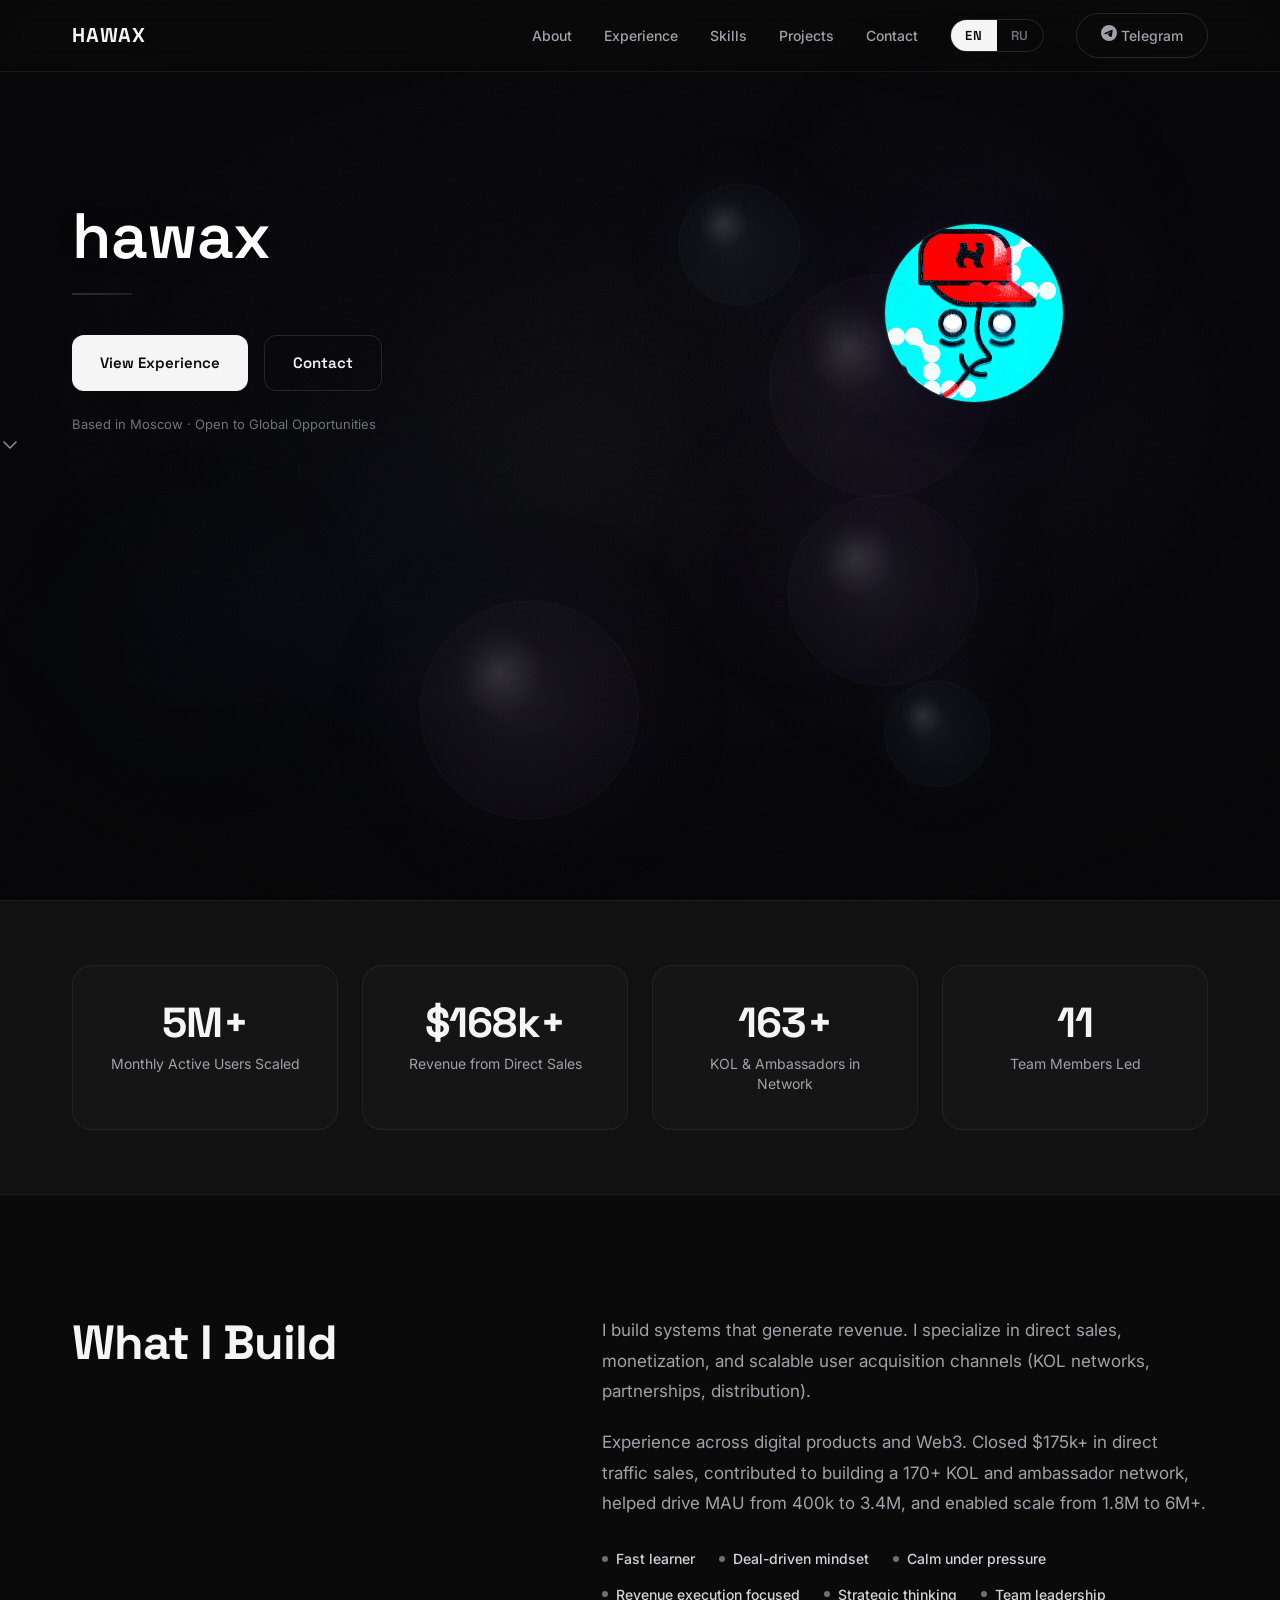
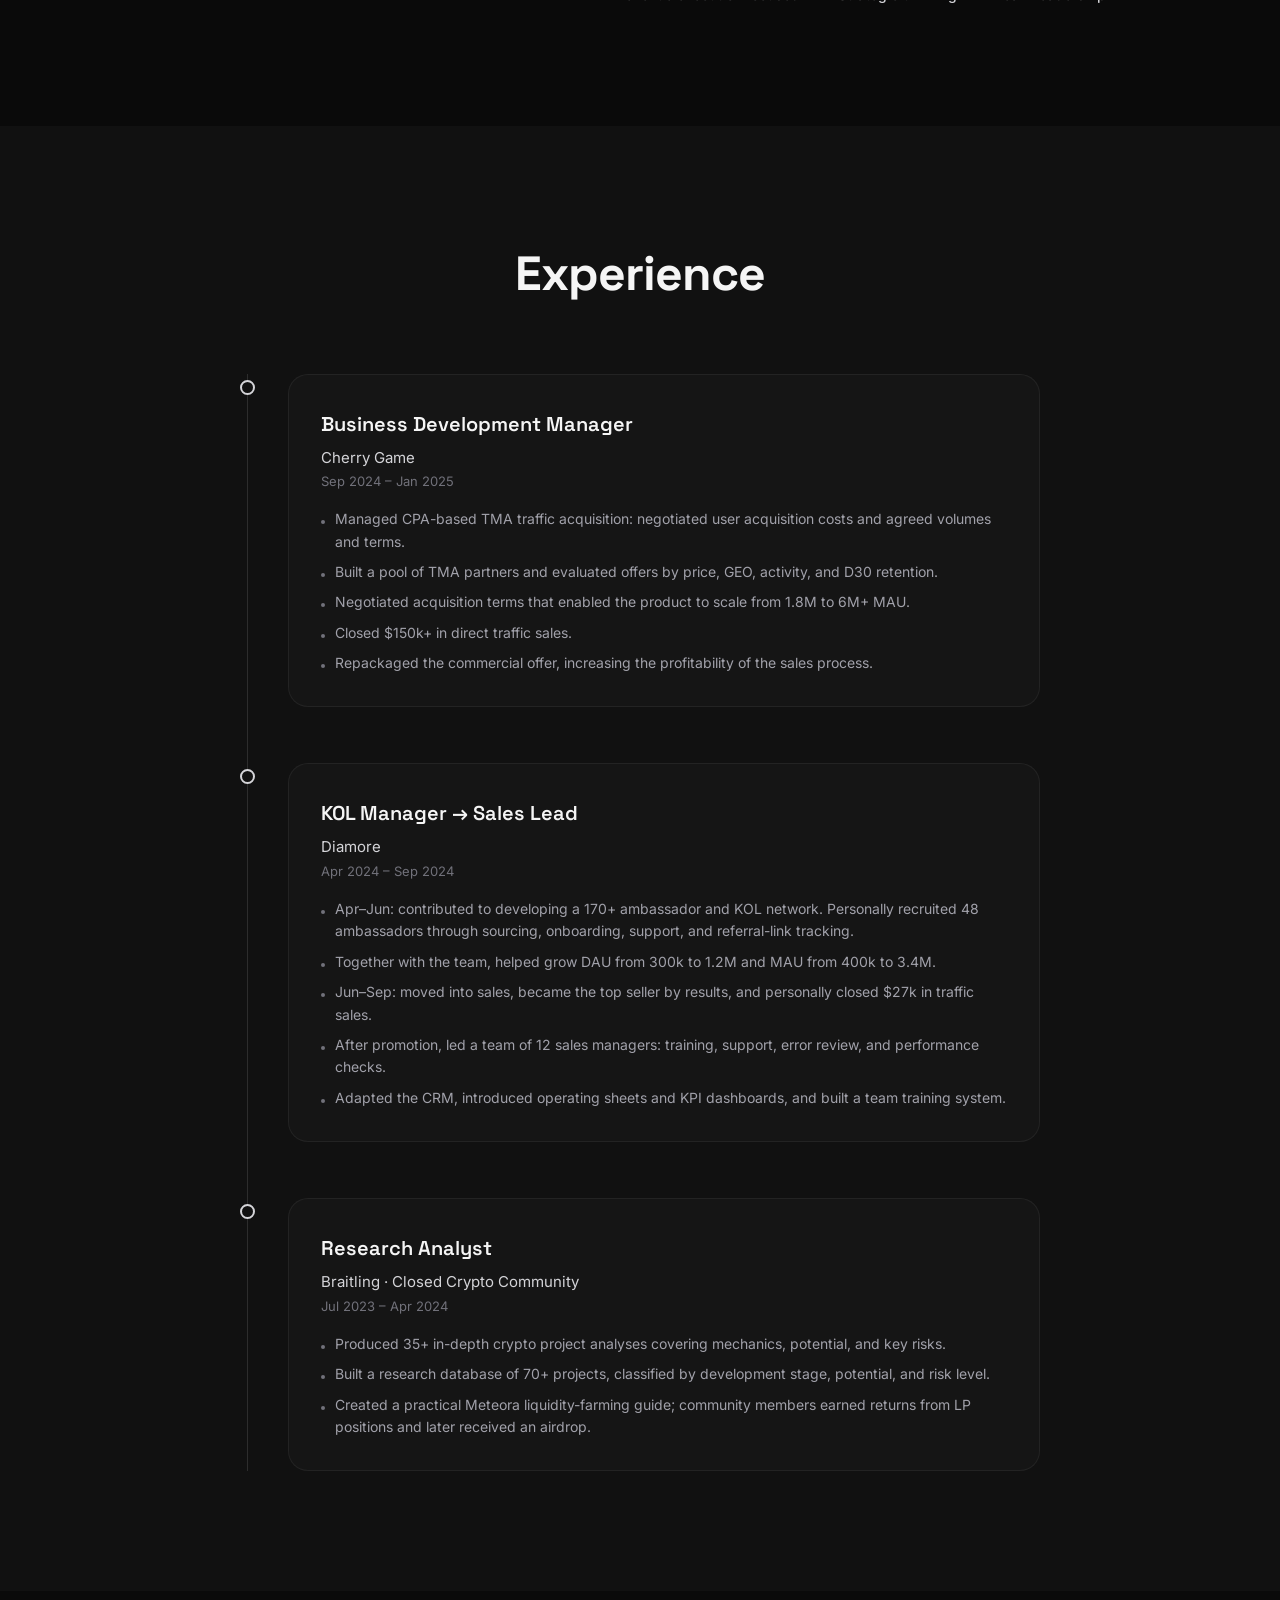
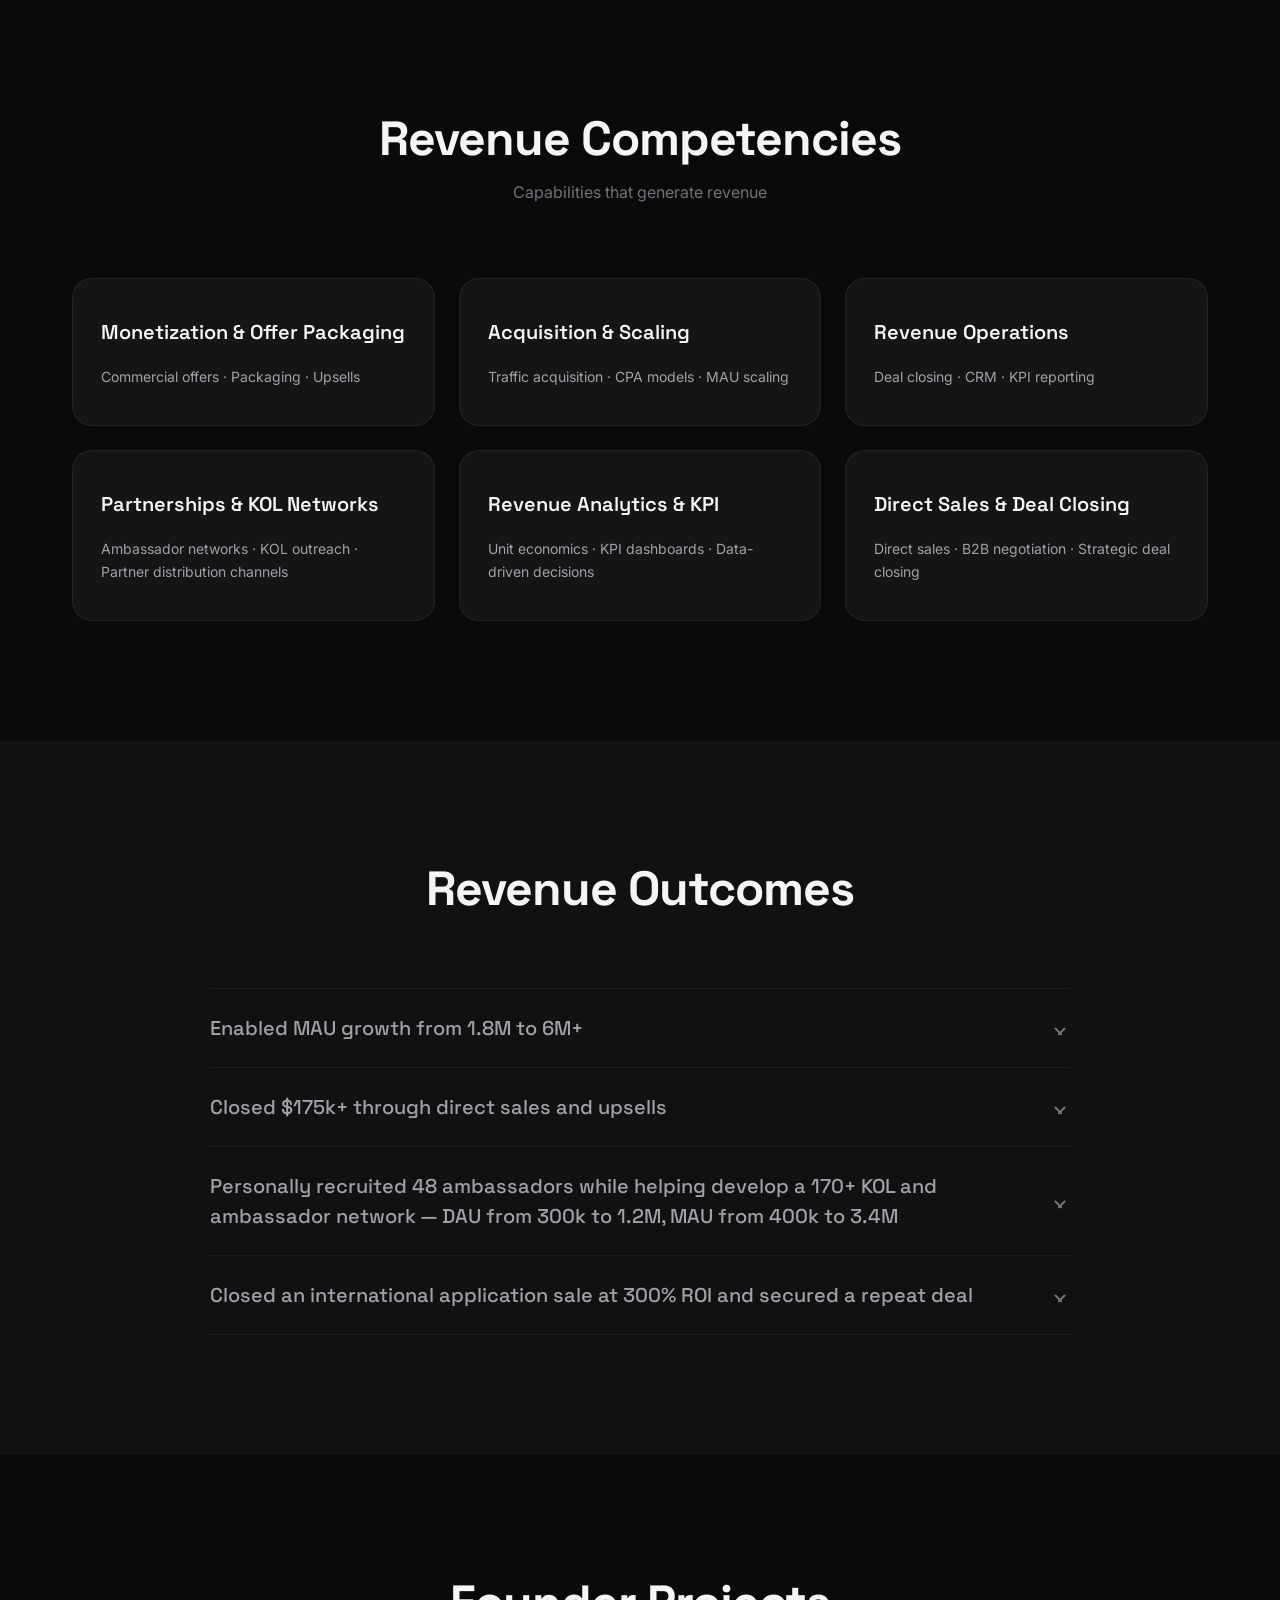
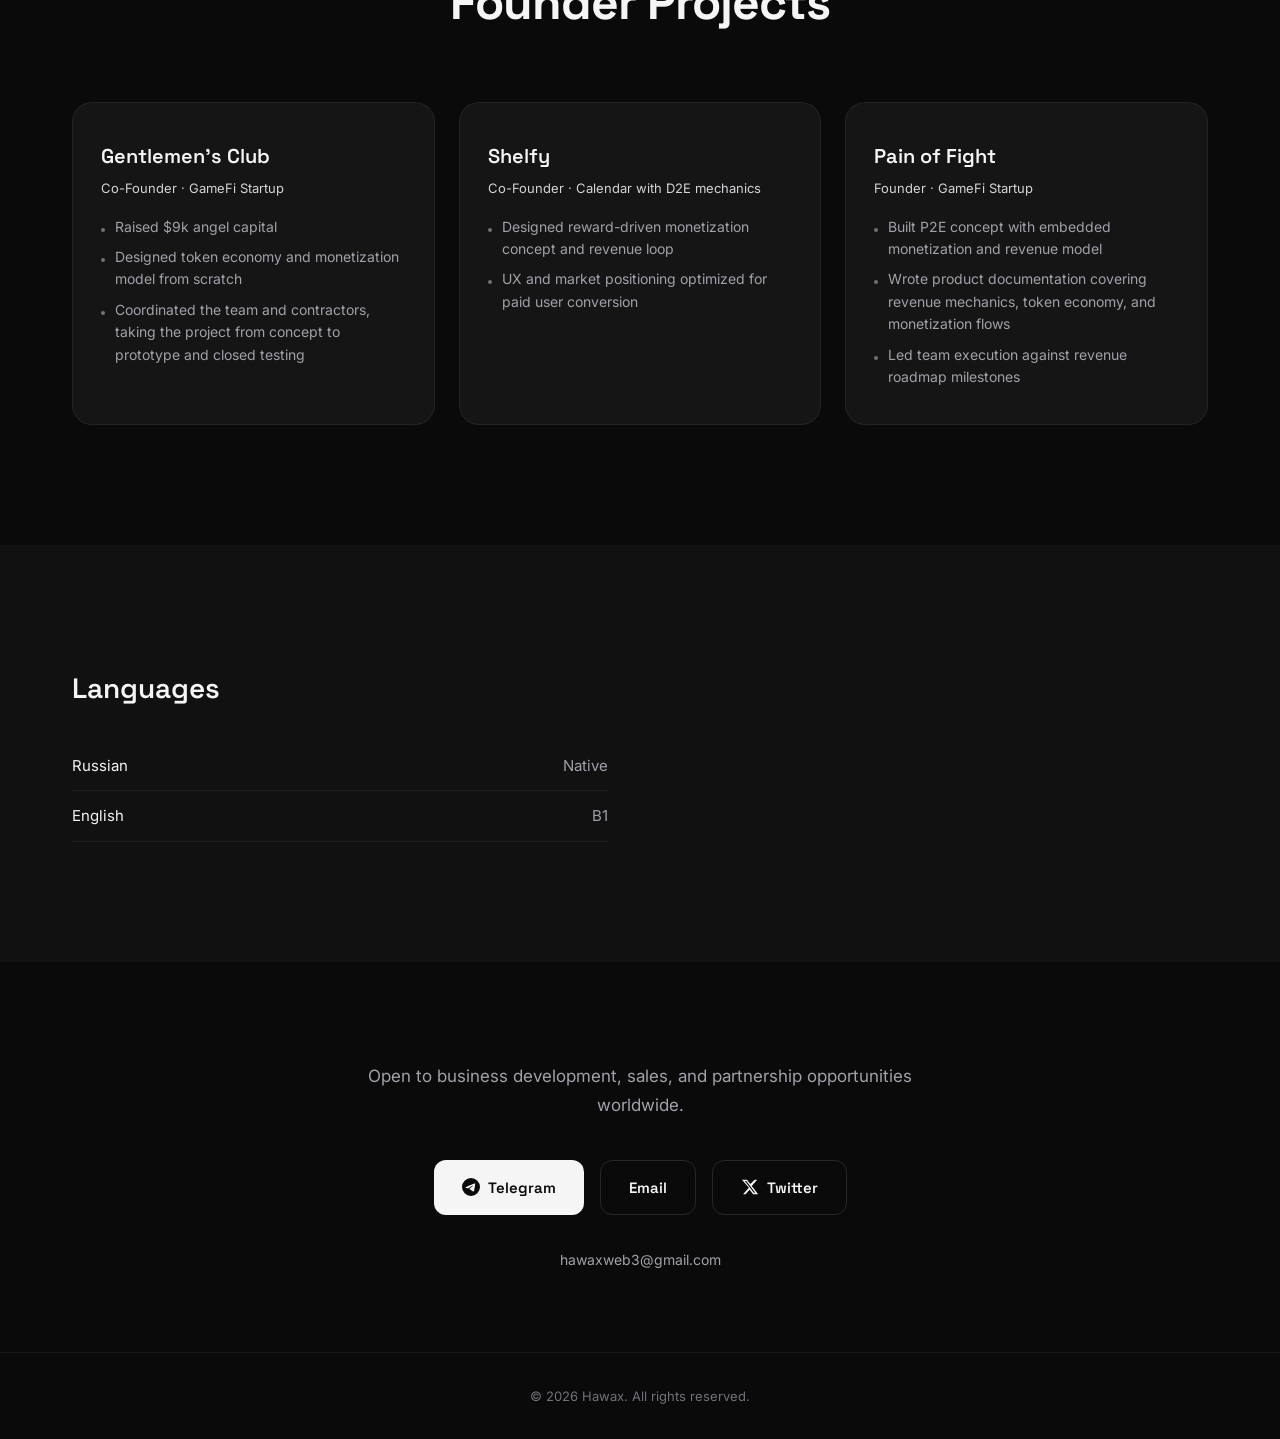
<file: index.html>
<!DOCTYPE html>
<html lang="en">

<head>
  <meta charset="UTF-8">
  <meta name="viewport" content="width=device-width, initial-scale=1.0">
  <title>Hawax</title>
  <meta name="description"
    content="Business development, direct sales, partnerships, traffic acquisition, and Web3 experience.">
  <link rel="stylesheet" href="style.css">
  <link rel="icon"
    href="data:image/svg+xml,<svg xmlns='http://www.w3.org/2000/svg' viewBox='0 0 100 100'><text y='.9em' font-size='90'>◆</text></svg>">
</head>

<body>

  <!-- ============ NAVBAR ============ -->
  <nav class="navbar" id="navbar">
    <div class="container">
      <a href="#" class="nav-logo">HAWAX</a>
      <div class="nav-links">
        <a href="#about" data-i18n="nav.about">About</a>
        <a href="#experience" data-i18n="nav.experience">Experience</a>
        <a href="#skills" data-i18n="nav.skills">Skills</a>
        <a href="#projects" data-i18n="nav.projects">Projects</a>
        <a href="#contact" data-i18n="nav.contact">Contact</a>
        <div class="lang-switch">
          <button class="lang-btn active" data-lang="en">EN</button>
          <button class="lang-btn" data-lang="ru">RU</button>
        </div>
        <a href="https://t.me/hawaxweb3" target="_blank" rel="noopener" class="btn-tg">
          <svg viewBox="0 0 24 24">
            <path
              d="M11.944 0A12 12 0 0 0 0 12a12 12 0 0 0 12 12 12 12 0 0 0 12-12A12 12 0 0 0 12 0h-.056zm4.962 7.224c.1-.002.321.023.465.14a.506.506 0 0 1 .171.325c.016.093.036.306.02.472-.18 1.898-.962 6.502-1.36 8.627-.168.9-.499 1.201-.82 1.23-.696.064-1.225-.46-1.9-.902-1.056-.693-1.653-1.124-2.678-1.8-1.185-.78-.417-1.21.258-1.91.177-.184 3.247-2.977 3.307-3.23.007-.032.014-.15-.056-.212s-.174-.041-.249-.024c-.106.024-1.793 1.14-5.061 3.345-.479.33-.913.49-1.302.48-.428-.008-1.252-.241-1.865-.44-.752-.245-1.349-.374-1.297-.789.027-.216.325-.437.893-.663 3.498-1.524 5.83-2.529 6.998-3.014 3.332-1.386 4.025-1.627 4.476-1.635z" />
          </svg>
          Telegram
        </a>
      </div>
      <button class="nav-mobile-btn" id="mobileMenuBtn" aria-label="Toggle menu">
        <svg viewBox="0 0 24 24" fill="none" stroke="currentColor" stroke-width="2" stroke-linecap="round">
          <line x1="3" y1="6" x2="21" y2="6" />
          <line x1="3" y1="12" x2="21" y2="12" />
          <line x1="3" y1="18" x2="21" y2="18" />
        </svg>
      </button>
    </div>
  </nav>

  <!-- mobile menu -->
  <div class="mobile-menu" id="mobileMenu">
    <div class="mobile-lang-switch">
      <button class="lang-btn active" data-lang="en">EN</button>
      <button class="lang-btn" data-lang="ru">RU</button>
    </div>
    <a href="#about" data-i18n="nav.about">About</a>
    <a href="#experience" data-i18n="nav.experience">Experience</a>
    <a href="#skills" data-i18n="nav.skills">Skills</a>
    <a href="#projects" data-i18n="nav.projects">Projects</a>
    <a href="#contact" data-i18n="nav.contact">Contact</a>
    <a href="https://t.me/hawaxweb3" target="_blank" rel="noopener" class="btn-tg" style="width:fit-content">
      <svg viewBox="0 0 24 24" style="width:16px;height:16px;fill:currentColor">
        <path
          d="M11.944 0A12 12 0 0 0 0 12a12 12 0 0 0 12 12 12 12 0 0 0 12-12A12 12 0 0 0 12 0h-.056zm4.962 7.224c.1-.002.321.023.465.14a.506.506 0 0 1 .171.325c.016.093.036.306.02.472-.18 1.898-.962 6.502-1.36 8.627-.168.9-.499 1.201-.82 1.23-.696.064-1.225-.46-1.9-.902-1.056-.693-1.653-1.124-2.678-1.8-1.185-.78-.417-1.21.258-1.91.177-.184 3.247-2.977 3.307-3.23.007-.032.014-.15-.056-.212s-.174-.041-.249-.024c-.106.024-1.793 1.14-5.061 3.345-.479.33-.913.49-1.302.48-.428-.008-1.252-.241-1.865-.44-.752-.245-1.349-.374-1.297-.789.027-.216.325-.437.893-.663 3.498-1.524 5.83-2.529 6.998-3.014 3.332-1.386 4.025-1.627 4.476-1.635z" />
      </svg>
      Telegram
    </a>
  </div>

  <!-- ============ HERO ============ -->
  <section class="hero" id="hero">

    <!-- atmospheric background system -->
    <div class="hero-atmosphere" aria-hidden="true">
      <div class="hero-grad hero-grad--center"></div>
      <div class="hero-grad hero-grad--accent1"></div>
      <div class="hero-grad hero-grad--accent2"></div>
      <div class="hero-grad hero-grad--vignette"></div>
      <div class="hero-noise"></div>
      <div class="hero-orb hero-orb--1"></div>
      <div class="hero-orb hero-orb--2"></div>
      <div class="hero-orb hero-orb--3"></div>
      <div class="hero-cursor-light" id="heroCursorLight"></div>
    </div>

    <div class="container hero-grid">

      <!-- LEFT: TEXT -->
      <div class="hero-content">

        <div class="hero-main">
          <h1 class="hero-name reveal reveal-d1">hawax</h1>
          <div class="hero-divider reveal reveal-d2"></div>
        </div>

        <div class="hero-buttons reveal reveal-d4">
          <a href="#experience" class="btn btn-primary" data-i18n="hero.btn1">View Experience</a>
          <a href="#contact" class="btn btn-secondary" data-i18n="hero.btn2">Contact</a>
        </div>

        <p class="hero-trust reveal reveal-d5" data-i18n="hero.trust">Based in Moscow · Open to Global Opportunities</p>
      </div>

      <!-- RIGHT: VISUAL -->
      <div class="hero-visual reveal">
        <div class="avatar-wrap">
          <div class="avatar-fallback">HW</div>
          <img id="avatarImg" class="avatar-img" src="hawax.jpeg" alt="Hawax">
          <div class="avatar-glow"></div>
        </div>
      </div>

    </div>

    <div class="hero-scroll-cue" aria-hidden="true">
      <svg width="20" height="20" viewBox="0 0 20 20" fill="none" xmlns="http://www.w3.org/2000/svg">
        <path d="M4 7L10 13L16 7" stroke="currentColor" stroke-width="1.5" stroke-linecap="round" stroke-linejoin="round"/>
      </svg>
    </div>
  </section>

  <!-- ============ METRICS STRIP ============ -->
  <section class="metrics" id="metrics">
    <div class="container">
      <div class="metric-card reveal">
        <div class="metric-val">6M+</div>
        <div class="metric-label" data-i18n="met.1">Monthly Active Users Scaled</div>
      </div>
      <div class="metric-card reveal reveal-d1">
        <div class="metric-val">$175k+</div>
        <div class="metric-label" data-i18n="met.2">Revenue from Direct Sales</div>
      </div>
      <div class="metric-card reveal reveal-d2">
        <div class="metric-val">170+</div>
        <div class="metric-label" data-i18n="met.3">KOL &amp; Ambassadors in Network</div>
      </div>
      <div class="metric-card reveal reveal-d3">
        <div class="metric-val">12</div>
        <div class="metric-label" data-i18n="met.4">Team Members Led</div>
      </div>
    </div>
  </section>

  <!-- ============ ABOUT ============ -->
  <section class="about" id="about">
    <div class="container">
      <h2 class="about-heading reveal" data-i18n="about.h">What I&nbsp;Build</h2>
      <div class="about-text reveal reveal-d1">
        <p data-i18n="about.p1">I operate where chaos meets opportunity. My strength is combining product thinking,
          growth execution, operations discipline and fast adaptation.</p>
        <p data-i18n="about.p2"></p>
        <p data-i18n="about.p3">Experience across digital products and Web3. Closed $175k+ in direct traffic sales,
          contributed to building a 170+ KOL and ambassador network, helped drive MAU from 400k to 3.4M, and enabled
          scale from 1.8M to 6M+.</p>
        <ul class="about-bullets">
          <li data-i18n="about.b2">Fast learner</li>
          <li data-i18n="about.b3">Commercial mindset</li>
          <li data-i18n="about.b4">Calm under pressure</li>
          <li data-i18n="about.b5">Execution focused</li>
          <li data-i18n="about.b6">Strategic thinking</li>
          <li data-i18n="about.b7">Team leadership</li>
        </ul>
      </div>
    </div>
  </section>

  <!-- ============ EXPERIENCE ============ -->
  <section class="experience" id="experience">
    <div class="container">
      <div class="section-header reveal">
        <h2 class="section-title" data-i18n="exp.h">Опыт</h2>
      </div>
      <div class="timeline">
        <!-- 2 -->
        <div class="tl-item reveal">
          <div class="tl-dot"></div>
          <div class="tl-card">
            <h3 class="tl-role" data-i18n="exp.2.role">Business Development Manager</h3>
            <div class="tl-meta">
              <p class="tl-company">Cherry Game</p>
              <p class="tl-period" data-i18n="exp.2.period">Sep 2024 – Jan 2025</p>
            </div>
            <ul>
              <li data-i18n="exp.2.b1">Managed CPA-based TMA traffic acquisition: negotiated user acquisition costs and agreed volumes and terms.</li>
              <li data-i18n="exp.2.b4">Built a pool of TMA partners and evaluated offers by price, GEO, activity, and D30 retention.</li>
              <li data-i18n="exp.2.b5">Negotiated acquisition terms that enabled the product to scale from 1.8M to 6M+ MAU.</li>
              <li data-i18n="exp.2.b2">Closed $150k+ in direct traffic sales.</li>
              <li data-i18n="exp.2.b3">Repackaged the commercial offer, increasing the profitability of the sales process.</li>
            </ul>
          </div>
        </div>
        <!-- 3 -->
        <div class="tl-item reveal">
          <div class="tl-dot"></div>
          <div class="tl-card">
            <h3 class="tl-role" data-i18n="exp.3.role">KOL Manager → Sales Lead</h3>
            <div class="tl-meta">
              <p class="tl-company">Diamore</p>
              <p class="tl-period" data-i18n="exp.3.period">Apr 2024 – Sep 2024</p>
            </div>
            <ul>
              <li data-i18n="exp.3.b1">Apr–Jun: contributed to developing a 170+ ambassador and KOL network. Personally recruited 48 ambassadors through sourcing, onboarding, support, and referral-link tracking.</li>
              <li data-i18n="exp.3.b2">Together with the team, helped grow DAU from 300k to 1.2M and MAU from 400k to 3.4M.</li>
              <li data-i18n="exp.3.b3">Jun–Sep: moved into sales, became the top seller by results, and personally closed $27k in traffic sales.</li>
              <li data-i18n="exp.3.b4">After promotion, led a team of 12 sales managers: training, support, error review, and performance checks.</li>
              <li data-i18n="exp.3.b5">Adapted the CRM, introduced operating sheets and KPI dashboards, and built a team training system.</li>
            </ul>
          </div>
        </div>
        <!-- 5 -->
        <div class="tl-item reveal">
          <div class="tl-dot"></div>
          <div class="tl-card">
            <h3 class="tl-role" data-i18n="exp.5.role">Research Analyst</h3>
            <div class="tl-meta">
              <p class="tl-company" data-i18n="exp.5.company">Braitling · Closed Crypto Community</p>
              <p class="tl-period" data-i18n="exp.5.period">Jul 2023 – Apr 2024</p>
            </div>
            <ul>
              <li data-i18n="exp.5.b1">Produced 35+ in-depth crypto project analyses covering mechanics, potential, and key risks.</li>
              <li data-i18n="exp.5.b2">Built a research database of 70+ projects, classified by development stage, potential, and risk level.</li>
              <li data-i18n="exp.5.b3">Created a practical Meteora liquidity-farming guide; community members earned returns from LP positions and later received an airdrop.</li>
            </ul>
          </div>
        </div>
      </div>
    </div>
  </section>

  <!-- ============ COMPETENCIES ============ -->
  <section class="competencies" id="skills">
    <div class="container">
      <div class="section-header reveal">
        <h2 class="section-title" data-i18n="comp.h">Ключевые компетенции</h2>
        <p class="section-sub" data-i18n="comp.sub">Компетенции, которые приносят результат</p>
      </div>
      <div class="comp-grid">
        <div class="comp-card reveal">
          <h3 data-i18n="comp.1.h">Monetization &amp; Offer Packaging</h3>
          <p data-i18n="comp.1.p">Commercial offers · Packaging · Upsells</p>
        </div>
        <div class="comp-card reveal reveal-d1">
          <h3 data-i18n="comp.2.h">Acquisition &amp; Scaling</h3>
          <p data-i18n="comp.2.p">Traffic acquisition · CPA models · MAU scaling</p>
        </div>
        <div class="comp-card reveal reveal-d2">
          <h3 data-i18n="comp.3.h">Revenue Operations</h3>
          <p data-i18n="comp.3.p">Deal closing · CRM · KPI reporting</p>
        </div>
        <div class="comp-card reveal reveal-d3">
          <h3 data-i18n="comp.4.h">Partnerships &amp; KOL Networks</h3>
          <p data-i18n="comp.4.p">Ambassador networks · KOL outreach · Partner distribution channels</p>
        </div>
        <div class="comp-card reveal reveal-d4">
          <h3 data-i18n="comp.5.h">Revenue Analytics &amp; KPI</h3>
          <p data-i18n="comp.5.p">Unit economics · KPI dashboards · Data-driven decisions</p>
        </div>
        <div class="comp-card reveal reveal-d5">
          <h3 data-i18n="comp.6.h">Direct Sales &amp; Deal Closing</h3>
          <p data-i18n="comp.6.p">Direct sales · B2B negotiation · Strategic deal closing</p>
        </div>
      </div>
    </div>
  </section>

  <!-- ============ SELECTED WINS ============ -->
  <section class="wins">
    <div class="container">
      <div class="section-header reveal">
        <h2 class="section-title" data-i18n="wins.h">Selected Outcomes</h2>
      </div>
      <div class="wins-accordion" id="winsAccordion">

        <!-- Item 1 -->
        <div class="win-accordion-item reveal">
          <button class="win-accordion-trigger" aria-expanded="false">
            <span class="win-accordion-text" data-i18n="wins.1">Enabled MAU growth from 1.8M to 6M+.</span>
            <span class="win-accordion-icon" aria-hidden="true"></span>
          </button>
          <div class="win-accordion-body">
            <div class="win-accordion-body-inner">
              <p data-i18n="wins.1.example">At Cherry Game, sourced and evaluated TMA traffic, negotiated user acquisition costs,
                volumes, and terms. Negotiated acquisition terms that enabled the product to scale from
                1.8M to 6M+ MAU during my time with the company.</p>
            </div>
          </div>
        </div>

        <!-- Item 2 -->
        <div class="win-accordion-item reveal reveal-d1">
          <button class="win-accordion-trigger" aria-expanded="false">
            <span class="win-accordion-text" data-i18n="wins.2">Closed $175k+ through direct sales and upsells.</span>
            <span class="win-accordion-icon" aria-hidden="true"></span>
          </button>
          <div class="win-accordion-body">
            <div class="win-accordion-body-inner">
              <p data-i18n="wins.2.example">At Cherry Game, closed $150k+ in direct traffic sales, managing the cycle
                from prospecting to payment and account expansion. At Diamore, personally closed another $27k in
                traffic sales.</p>
            </div>
          </div>
        </div>

        <!-- Item 3 -->
        <div class="win-accordion-item reveal reveal-d2">
          <button class="win-accordion-trigger" aria-expanded="false">
            <span class="win-accordion-text" data-i18n="wins.3">Personally recruited 48 ambassadors while helping
              develop a 170+ KOL and ambassador network — DAU from 300k to 1.2M, MAU from 400k to 3.4M.</span>
            <span class="win-accordion-icon" aria-hidden="true"></span>
          </button>
          <div class="win-accordion-body">
            <div class="win-accordion-body-inner">
              <p data-i18n="wins.3.example">At Diamore, personally recruited 48 ambassadors and helped the team develop
                a 170+ ambassador and KOL network, tracking activity and results through referral links.</p>
            </div>
          </div>
        </div>
        <!-- Item 4 -->
        <div class="win-accordion-item reveal reveal-d3">
          <button class="win-accordion-trigger" aria-expanded="false">
            <span class="win-accordion-text" data-i18n="wins.4">Closed an international application sale at 300% ROI and secured a repeat deal.</span>
            <span class="win-accordion-icon" aria-hidden="true"></span>
          </button>
          <div class="win-accordion-body">
            <div class="win-accordion-body-inner">
              <p data-i18n="wins.4.example">ThunderCoinAI: closed the application sale to a South Korean team in two calls — $4k against a $1k development cost. ROI = ($4k − $1k) / $1k × 100% = 300%. Secured a $500 deposit for the next product, resulting in a repeat deal.</p>
            </div>
          </div>
        </div>
</div>
    </div>
  </section>

  <!-- ============ FOUNDER PROJECTS ============ -->
  <section class="projects" id="projects">
    <div class="container">
      <div class="section-header reveal">
        <h2 class="section-title" data-i18n="proj.h">Основанные проекты</h2>
      </div>
      <div class="proj-grid">
        <div class="proj-card reveal">
          <h3>Gentlemen's Club</h3>
          <p class="proj-label" data-i18n="proj.1.label">Сооснователь · GameFi-стартап</p>
          <ul>
            <li data-i18n="proj.1.b1">Привлёк $9k ангельского капитала</li>
            <li data-i18n="proj.1.b2">Создал концепцию, экономику, роадмап</li>
            <li data-i18n="proj.1.b3">Координировал команду и подрядчиков, довёл проект от концепции до прототипа и закрытого тестирования</li>
          </ul>
        </div>
        <div class="proj-card reveal reveal-d1">
          <h3>Shelfy</h3>
          <p class="proj-label" data-i18n="proj.2.label">Сооснователь · Календарь с механикой D2E</p>
          <ul>
            <li data-i18n="proj.2.b1">Концепция планировщика с вознаграждениями</li>
            <li data-i18n="proj.2.b2">UX и позиционирование на рынке</li>
          </ul>
        </div>
        <div class="proj-card reveal reveal-d2">
          <h3>Pain of Fight</h3>
          <p class="proj-label" data-i18n="proj.3.label">Основатель · GameFi-стартап</p>
          <ul>
            <li data-i18n="proj.3.b1">P2E-концепция</li>
            <li data-i18n="proj.3.b2">Продуктовая документация</li>
            <li data-i18n="proj.3.b3">Координация команды</li>
          </ul>
        </div>
      </div>
    </div>
  </section>

  <!-- ============ EDUCATION / LANGUAGES ============ -->
  <section class="edu" id="edu">
    <div class="container">
      <div class="edu-col reveal reveal-d1">
        <h2 data-i18n="lang.h">Языки</h2>
        <div class="lang-row"><span data-i18n="lang.1">Русский</span><span data-i18n="lang.1v">Родной</span></div>
        <div class="lang-row"><span data-i18n="lang.2">Английский</span><span data-i18n="lang.2v">B1</span></div>
      </div>
    </div>
  </section>

  <!-- ============ CTA FOOTER ============ -->
  <section class="cta" id="contact">
    <div class="container">
      <p class="cta-sub reveal" data-i18n="cta.sub">Open to business development, sales, and partnership opportunities worldwide.</p>
      <div class="cta-buttons reveal reveal-d1">
        <a href="https://t.me/hawaxweb3" target="_blank" rel="noopener" class="btn btn-primary">
          <svg viewBox="0 0 24 24" style="width:18px;height:18px;fill:currentColor">
            <path
              d="M11.944 0A12 12 0 0 0 0 12a12 12 0 0 0 12 12 12 12 0 0 0 12-12A12 12 0 0 0 12 0h-.056zm4.962 7.224c.1-.002.321.023.465.14a.506.506 0 0 1 .171.325c.016.093.036.306.02.472-.18 1.898-.962 6.502-1.36 8.627-.168.9-.499 1.201-.82 1.23-.696.064-1.225-.46-1.9-.902-1.056-.693-1.653-1.124-2.678-1.8-1.185-.78-.417-1.21.258-1.91.177-.184 3.247-2.977 3.307-3.23.007-.032.014-.15-.056-.212s-.174-.041-.249-.024c-.106.024-1.793 1.14-5.061 3.345-.479.33-.913.49-1.302.48-.428-.008-1.252-.241-1.865-.44-.752-.245-1.349-.374-1.297-.789.027-.216.325-.437.893-.663 3.498-1.524 5.83-2.529 6.998-3.014 3.332-1.386 4.025-1.627 4.476-1.635z" />
          </svg>
          Telegram
        </a>
        <a href="mailto:hawaxweb3@gmail.com" class="btn btn-secondary">Email</a>
        <a href="https://x.com/hawaxweb3" target="_blank" rel="noopener" class="btn btn-secondary">
          <svg viewBox="0 0 24 24" style="width:18px;height:18px;fill:currentColor">
            <path d="M18.244 2.25h3.308l-7.227 8.26 8.502 11.24H16.17l-4.714-6.231-5.401 6.231H2.744l7.737-8.835L1.254 2.25H8.08l4.259 5.631 5.905-5.631zm-1.161 17.52h1.833L7.084 4.126H5.117z"/>
          </svg>
          Twitter
        </a>
      </div>
      <div class="cta-contact reveal reveal-d2">
        <a href="mailto:hawaxweb3@gmail.com">hawaxweb3@gmail.com</a>
      </div>
    </div>
  </section>

  <footer class="footer-bottom">
    <div class="container" data-i18n="footer">&copy; 2026 Hawax. All rights reserved.</div>
  </footer>

  <script src="script.js"></script>
  <script>
  (function () {
    /* ── HERO BUBBLE AMBIENT + INTERACTION ───────────────────────────────── */
    var COUNT     = 6;      // live ambient bubbles target
    var REPEL_R   = 160;    // repel radius px (hero-relative)
    var REPEL_F   = 0.108;  // repel peak strength (+20% for cubic falloff)
    var POP_R     = 96;     // click hit radius (+20% for easier targeting)
    var MAX_A     = 0.36;   // max bubble alpha
    var HOVER_R   = 110;    // hover highlight radius
    var MAX_BUBBLES = 20;   // hard cap total
    var SPLIT_N   = 3;      // children per split
    var SPLIT_R   = 0.55;   // child radius factor
    var MAX_DEPTH = 2;      // recursive depth limit
    var COL_PUSH  = 0.30;   // collision separation strength per frame

    var hero = document.querySelector('.hero');
    if (!hero) return;

    /* canvas: rendering surface only — pointer events handled by hero element */
    var canvas = document.createElement('canvas');
    canvas.style.cssText = 'position:absolute;inset:0;z-index:1;pointer-events:none';
    hero.appendChild(canvas);

    var W, H, dpr, ctx;
    var rawMouse = { x: -9999, y: -9999 };  // updated from events
    var mouse    = { x: -9999, y: -9999 };  // smoothed, lerped in loop
    var bubbles = [];
    var last = null;
    var pendingClick = null;   /* queued click, resolved at frame start */

    function resize() {
      var rect = hero.getBoundingClientRect();
      dpr = window.devicePixelRatio || 1;
      W = rect.width; H = rect.height;
      canvas.width  = W * dpr; canvas.height = H * dpr;
      canvas.style.width = W + 'px'; canvas.style.height = H + 'px';
      ctx = canvas.getContext('2d');
      ctx.scale(dpr, dpr);
    }

    /* ── Bubble ─────────────────────────────────────────────────────────── */
    function Bubble(x, y, r, delayMs, depth) {
      this.x  = x;  this.y  = y;  this.r  = r;

      var angle = Math.random() * Math.PI * 2;
      var spd   = 0.07 + Math.random() * 0.10;
      this.vx = Math.cos(angle) * spd;
      this.vy = Math.sin(angle) * spd;
      this.breathT = Math.random() * Math.PI * 2;
      this.hue     = 220 + Math.random() * 50;
      this._r      = r;
      this.alpha   = 0;
      this.hovered = false;
      this.depth   = depth || 0;
      this.rfx = 0; this.rfy = 0;  // smoothed repel force accumulators
      this._rTarget = r;            // target breathing radius (lerped into _r)
      this.lockFrames = 0;          // frames during which repel is suppressed
      /* pop state: 'alive' | 'tension' | 'popping' | 'dead' */
      this.state   = 'alive';
      this.popScale = 1;
      this.popAlpha = 1;
      this.popT     = 0;
      if (delayMs) {
        var self = this, start = performance.now() + delayMs;
        (function fi(ts) {
          if (ts < start) { requestAnimationFrame(fi); return; }
          var t0 = performance.now();
          (function rise() {
            self.alpha = Math.min(1, (performance.now() - t0) / 900);
            if (self.alpha < 1) requestAnimationFrame(rise);
          })();
        })(performance.now());
      }
    }

    Bubble.prototype.update = function(dt) {
      if (this.state === 'dead') return;

      var dx = this.x - mouse.x, dy = this.y - mouse.y;
      var dist = Math.sqrt(dx * dx + dy * dy) || 1;

      /* ── hover detect ── */
      this.hovered = dist < this.r + HOVER_R * 0.5;

      /* ── pop state machine ── */
      if (this.state === 'tension') {
        /* scale up smoothly toward 1.18 — visual only, physics continues below */
        this.popScale += (1.18 - this.popScale) * 0.08 * dt / 16;
      }
      if (this.state === 'popping') {
        this.popT += dt;
        var t = Math.min(1, this.popT / 320);
        this.popScale = 1.18 + t * 0.14;   /* continue expanding */
        this.popAlpha = 1 - t;
        if (t >= 1) { this.state = 'dead'; if (!this._noRespawn) scheduleRespawn(); }
        return;
      }

      /* ── charged-field repel: cubic falloff + smooth saturation ── */
      var rawFx = 0, rawFy = 0;
      if (this.lockFrames <= 0 && dist < REPEL_R) {
        var ratio = 1 - dist / REPEL_R;
        var f = ratio * ratio * ratio * REPEL_F;  /* cubic: sharp near-field, fast outer decay */
        /* smooth saturation ceiling — raised to 0.068 to fit cubic peak without clipping */
        var fSat = f / (1 + f / 0.068);
        rawFx = (dx / dist) * fSat;
        rawFy = (dy / dist) * fSat;

        /* near-cursor one-time impulse: sharp "push" when entering close range */
        if (dist < REPEL_R * 0.25 && !this._impulsed) {
          this._impulsed = true;
          var kick = 0.55;  /* single velocity kick, not continuous force */
          this.vx += (dx / dist) * kick;
          this.vy += (dy / dist) * kick;
        }
        if (dist >= REPEL_R * 0.25) { this._impulsed = false; }  /* reset when outside zone */
      } else {
        this._impulsed = false;  /* reset when outside repel radius entirely */
      }
      if (this.lockFrames > 0) {
        this.lockFrames--;
        this.rfx *= 0.35; this.rfy *= 0.35;  /* partial resistance: dampen, don't zero */
      }
      /* EMA smoothing — 0.72/0.28 for faster response, less lag than previous 0.80/0.20 */
      this.rfx = this.rfx * 0.72 + rawFx * 0.28;
      this.rfy = this.rfy * 0.72 + rawFy * 0.28;
      var repelDt = dt < 20 ? dt : 20;  /* cap: prevent dropped-frame spike */
      this.vx += this.rfx * repelDt;
      this.vy += this.rfy * repelDt;

      /* breathing — lerp _r toward target for subpixel stability */
      this.breathT += 0.0005 * dt;
      this._rTarget = this.r + Math.sin(this.breathT) * this.r * 0.04;
      this._r += (this._rTarget - this._r) * 0.12;

      /* damping */
      var damp = Math.pow(0.992, dt / 16);
      this.vx *= damp; this.vy *= damp;

      /* velocity magnitude cap — prevents spike compounding */
      var spd2 = this.vx * this.vx + this.vy * this.vy;
      var maxSpd = 3.5;
      if (spd2 > maxSpd * maxSpd) {
        var s = maxSpd / Math.sqrt(spd2);
        this.vx *= s; this.vy *= s;
      }

      /* minimum speed floor — bubbles must always drift, cursor cannot freeze them */
      var minSpd = 0.04;
      if (spd2 < minSpd * minSpd) {
        var drift = this.breathT; /* use existing phase so each bubble drifts differently */
        this.vx += Math.cos(drift) * minSpd;
        this.vy += Math.sin(drift) * minSpd;
      }

      /* ── smooth edge force field ─────────────────────────────────────────
         Each edge has a "zone" (margin inset from the boundary).
         Force ramps up quadratically as bubble enters the zone:
           t = 1 - distance_from_edge / zone   (0 at zone entry, 1 at edge)
           force = maxF * t² * dt
         Top zone is larger (most visually sensitive area).
      ── */
      var edgeMaxF  = 0.038;
      var zoneL = this.r + 55;   // left
      var zoneR = this.r + 55;   // right
      var zoneT = this.r + 80;   // top — wider safe margin
      var zoneB = this.r + 55;   // bottom

      if (this.x < zoneL) {
        var t = 1 - this.x / zoneL; t = t < 0 ? 0 : t;
        this.vx += edgeMaxF * t * t * dt;
      }
      if (this.x > W - zoneR) {
        var t = 1 - (W - this.x) / zoneR; t = t < 0 ? 0 : t;
        this.vx -= edgeMaxF * t * t * dt;
      }
      if (this.y < zoneT) {
        var t = 1 - this.y / zoneT; t = t < 0 ? 0 : t;
        this.vy += edgeMaxF * t * t * dt;
      }
      if (this.y > H - zoneB) {
        var t = 1 - (H - this.y) / zoneB; t = t < 0 ? 0 : t;
        this.vy -= edgeMaxF * t * t * dt;
      }

      this.x += this.vx * dt / 16;
      this.y += this.vy * dt / 16;

    };

    Bubble.prototype.draw = function() {
      if (this.state === 'dead') return;

      var r   = this._r * (this.state === 'alive' ? 1 : this.popScale);
      var h   = this.hue;
      var edgeDist = Math.min(this.x, W - this.x, this.y, H - this.y);
      var edgeFade = Math.min(1, edgeDist / (Math.min(W, H) * 0.16));
      var baseAlpha = (this.state === 'popping') ? this.popAlpha : this.alpha;
      var a = baseAlpha * MAX_A * edgeFade;
      if (a <= 0.002) return;

      /* hover brightens glow */
      var glowBoost = this.hovered ? 1.9 : 1.0;

      ctx.save();
      ctx.globalAlpha = a;

      /* outer glow */
      var glow = ctx.createRadialGradient(this.x, this.y, r * 0.2, this.x, this.y, r * 1.9);
      glow.addColorStop(0,   'hsla(' + h + ',60%,72%,' + (0.13 * glowBoost) + ')');
      glow.addColorStop(0.55,'hsla(' + h + ',48%,55%,' + (0.05 * glowBoost) + ')');
      glow.addColorStop(1,   'rgba(0,0,0,0)');
      ctx.beginPath(); ctx.arc(this.x, this.y, r * 1.9, 0, Math.PI * 2);
      ctx.fillStyle = glow; ctx.fill();

      /* glass fill */
      var grad = ctx.createRadialGradient(
        this.x - r * 0.28, this.y - r * 0.32, r * 0.04, this.x, this.y, r);
      grad.addColorStop(0,    'hsla(' + h + ',48%,90%,' + (this.hovered ? 0.30 : 0.20) + ')');
      grad.addColorStop(0.45, 'hsla(' + h + ',38%,65%,0.08)');
      grad.addColorStop(1,    'hsla(' + h + ',28%,38%,0.11)');
      ctx.beginPath(); ctx.arc(this.x, this.y, r, 0, Math.PI * 2);
      ctx.fillStyle = grad; ctx.fill();

      /* rim */
      ctx.beginPath(); ctx.arc(this.x, this.y, r, 0, Math.PI * 2);
      ctx.strokeStyle = 'hsla(' + h + ',58%,84%,' + (this.hovered ? 0.28 : 0.14) + ')';
      ctx.lineWidth = this.hovered ? 1.2 : 0.8; ctx.stroke();

      /* specular */
      var hl = ctx.createRadialGradient(
        this.x - r * 0.28, this.y - r * 0.36, 0,
        this.x - r * 0.28, this.y - r * 0.36, r * 0.42);
      hl.addColorStop(0, 'rgba(255,255,255,' + (this.hovered ? 0.34 : 0.22) + ')');
      hl.addColorStop(1, 'rgba(255,255,255,0)');
      ctx.beginPath(); ctx.arc(this.x, this.y, r, 0, Math.PI * 2);
      ctx.fillStyle = hl; ctx.fill();

      ctx.restore();
    };

    Bubble.prototype.triggerPop = function(noRespawn) {
      if (this.state !== 'alive' && this.state !== 'tension') return;
      this.popScale = (this.state === 'tension') ? this.popScale : 1.0;
      this.popAlpha = 1;
      this.popT     = 0;
      this._noRespawn = !!noRespawn;
      this.state    = 'popping';
    };

    Bubble.prototype.triggerSplit = function() {
      if (this.state !== 'alive' && this.state !== 'tension') return;
      var live = bubbles.filter(function(b) { return b.state !== 'dead'; }).length;
      var childR = this.r * SPLIT_R;
      var minSplit = Math.min(W, H) * 0.028;
      /* cannot split: too small, too deep, or at bubble cap — just pop */
      if (this.depth >= MAX_DEPTH || childR < minSplit || live + SPLIT_N > MAX_BUBBLES) {
        this.triggerPop(); return;
      }
      /* mark parent as popping (no respawn — children are its continuation) */
      this.triggerPop(true);
      var px = this.x, py = this.y, pvx = this.vx, pvy = this.vy;
      var childDepth = this.depth + 1;
      /* spawn children after a brief delay so parent's pop animation is visible */
      setTimeout(function() {
        bubbles = bubbles.filter(function(b) { return b.state !== 'dead'; });
        for (var i = 0; i < SPLIT_N; i++) {
          if (bubbles.length >= MAX_BUBBLES) break;
          var angle = (Math.PI * 2 / SPLIT_N) * i + Math.random() * 0.3;
          /* even energy distribution — tighter burst, less parent bias */
          var burst = 0.32 + Math.random() * 0.10;
          var child = new Bubble(px, py, childR, 0, childDepth);
          child.vx = pvx * 0.22 + Math.cos(angle) * burst;
          child.vy = pvy * 0.22 + Math.sin(angle) * burst;
          child.lockFrames = 4;  /* suppress repel briefly so children settle first */
          /* staggered fade-in */
          (function(b, d) {
            setTimeout(function() {
              var t0 = performance.now();
              (function fi() {
                b.alpha = Math.min(1, (performance.now() - t0) / 500);
                if (b.alpha < 1) requestAnimationFrame(fi);
              })();
            }, d);
          })(child, i * 60);
          bubbles.push(child);
        }
      }, 140);
    };

    /* ── respawn ─────────────────────────────────────────────────────────── */
    function scheduleRespawn() {
      setTimeout(function() {
        /* remove dead bubbles first */
        bubbles = bubbles.filter(function(b) { return b.state !== 'dead'; });
        /* only spawn if below cap */
        if (bubbles.length >= COUNT) return;
        var minR = Math.min(W, H) * 0.06;
        var maxR = Math.min(W, H) * 0.15;
        var r    = minR + Math.random() * (maxR - minR);
        /* pick edge to enter from */
        var side = Math.floor(Math.random() * 4);
        var x, y;
        if (side === 0) { x = r + Math.random() * (W - r * 2); y = r * 0.5; }
        else if (side === 1) { x = W - r * 0.5; y = r + Math.random() * (H - r * 2); }
        else if (side === 2) { x = r + Math.random() * (W - r * 2); y = H - r * 0.5; }
        else  { x = r * 0.5; y = r + Math.random() * (H - r * 2); }
        var b = new Bubble(x, y, r, 0);
        /* immediate fade-in */
        var start = performance.now();
        (function fi() {
          b.alpha = Math.min(1, (performance.now() - start) / 700);
          if (b.alpha < 1) requestAnimationFrame(fi);
        })();
        bubbles.push(b);
      }, 1200 + Math.random() * 800);
    }

    /* ── spawn initial set ───────────────────────────────────────────────── */
    function spawn() {
      bubbles = [];
      for (var i = 0; i < COUNT; i++) {
        var minR = Math.min(W, H) * 0.06;
        var maxR = Math.min(W, H) * 0.15;
        var r = minR + Math.random() * (maxR - minR);
        var x = r + Math.random() * (W - r * 2);
        var y = r + Math.random() * (H - r * 2);
        bubbles.push(new Bubble(x, y, r, i * 160));
      }
    }

    /* ── loop ────────────────────────────────────────────────────────────── */
    function loop(ts) {
      requestAnimationFrame(loop);
      var dt = last ? Math.min(ts - last, 50) : 16;
      last = ts;

      /* ── resolve queued click first — uses stable pre-physics positions ── */
      if (pendingClick) {
        var mx = pendingClick.mx, my = pendingClick.my;
        pendingClick = null;
        var best = null, bestD = Infinity;
        for (var i = 0; i < bubbles.length; i++) {
          var b = bubbles[i];
          if (b.state !== 'alive' && b.state !== 'tension') continue;
          var dx = b.x - mx, dy = b.y - my;
          var d  = Math.sqrt(dx * dx + dy * dy);
          if (d < b.r + POP_R && d < bestD) { bestD = d; best = b; }
        }
        if (best) {
          best.lockFrames = 2;  /* suppress repel for split frame + one buffer frame */
          best.triggerSplit();
        }
      }

      /* smooth cursor position — prevents force spikes on fast cursor moves */
      var mLerp = 1 - Math.pow(0.75, dt / 16);
      mouse.x += (rawMouse.x - mouse.x) * mLerp;
      mouse.y += (rawMouse.y - mouse.y) * mLerp;
      ctx.clearRect(0, 0, W, H);
      for (var i = 0; i < bubbles.length; i++) {
        bubbles[i].update(dt);
      }
      /* ── collision resolution (soft push, O(n²) safe at ≤20 bubbles) ── */
      for (var ci = 0; ci < bubbles.length; ci++) {
        var bi = bubbles[ci];
        if (bi.state === 'dead' || bi.state === 'popping') continue;
        for (var cj = ci + 1; cj < bubbles.length; cj++) {
          var bj = bubbles[cj];
          if (bj.state === 'dead' || bj.state === 'popping') continue;
          var cdx = bj.x - bi.x, cdy = bj.y - bi.y;
          var cdist = Math.sqrt(cdx * cdx + cdy * cdy) || 0.01;
          var minD = bi.r + bj.r + 2;  /* +2px cushion */
          if (cdist < minD) {
            /* dt-weighted push: same separation regardless of FPS */
            var overlap = (minD - cdist) * COL_PUSH * (dt / 16);
            var nx = cdx / cdist, ny = cdy / cdist;
            var tot = bi.r + bj.r;
            /* push each proportional to other's size (larger = less movement) */
            var wi = bj.r / tot, wj = bi.r / tot;
            bi.x -= nx * overlap * wi;  bi.y -= ny * overlap * wi;
            bj.x += nx * overlap * wj;  bj.y += ny * overlap * wj;
            /* relative velocity along collision normal */
            var rvn = (bi.vx - bj.vx) * nx + (bi.vy - bj.vy) * ny;
            /* only nudge if approaching — skip when already separating */
            if (rvn < 0) {
              bi.vx -= nx * overlap * 0.009;  bi.vy -= ny * overlap * 0.009;
              bj.vx += nx * overlap * 0.009;  bj.vy += ny * overlap * 0.009;
            }
            /* near-equilibrium: damp relative velocity when nearly resting */
            if (overlap < 0.9) {
              var dmpN = rvn * 0.18;
              bi.vx -= nx * dmpN * wi;  bi.vy -= ny * dmpN * wi;
              bj.vx += nx * dmpN * wj;  bj.vy += ny * dmpN * wj;
            }
          }
        }
      }
      for (var i = 0; i < bubbles.length; i++) {
        bubbles[i].draw();
      }
    }

    /* ── click: queue for resolution at frame start (stable pre-physics positions) ── */
    /* ── click: listen on hero so events bubble up from ANY child element ──
       Canvas is pointer-events:none. Clicks on text, icons, or any hero child
       all bubble to hero. No DOM stacking order can block bubble hit detection. ── */
    hero.addEventListener('click', function(e) {
      var rect = hero.getBoundingClientRect();
      pendingClick = { mx: e.clientX - rect.left, my: e.clientY - rect.top };
      /* do NOT stopPropagation — links and buttons must still function */
    });

    /* ── mousemove: hero-relative coords + tension state ─────────────────── */
    window.addEventListener('mousemove', function(e) {
      var rect = hero.getBoundingClientRect();
      rawMouse.x = e.clientX - rect.left;
      rawMouse.y = e.clientY - rect.top;
      /* tension: bubble closest to cursor within POP_R */
      for (var i = 0; i < bubbles.length; i++) {
        var b = bubbles[i];
        if (b.state === 'popping' || b.state === 'dead') continue;
        var dx = b.x - mouse.x, dy = b.y - mouse.y;
        var d  = Math.sqrt(dx * dx + dy * dy);
        var inRange = d < b.r + POP_R * 0.7;
        if (inRange && b.state === 'alive') b.state = 'tension';
        if (!inRange && b.state === 'tension') { b.state = 'alive'; b.popScale = 1; }
      }
    });

    window.addEventListener('resize', function() {
      resize();
      for (var i = 0; i < bubbles.length; i++) {
        var b = bubbles[i];
        b.x = Math.min(Math.max(b.x, b.r), W - b.r);
        b.y = Math.min(Math.max(b.y, b.r), H - b.r);
      }
    });

    resize();
    spawn();
    requestAnimationFrame(loop);
  })();
  </script>
</body>

</html>
</file>
<file: style.css>
@import url('https://fonts.googleapis.com/css2?family=Inter:wght@400;500;600&family=Space+Grotesk:wght@400;500;600;700&family=Manrope:wght@400;500;600&display=swap');

/* =========================================
   HAWAX — Premium Resume / style.css
   ========================================= */

/* ---------- Reset & Base ---------- */
*,
*::before,
*::after {
  box-sizing: border-box;
  margin: 0;
  padding: 0
}

:root {
  /* palette */
  --bg: #0A0A0A;
  --bg-sec: #111111;
  --card: #151515;
  --text: #F5F5F5;
  --text-sec: #A1A1AA;
  --text-mute: #71717A;
  --accent: #D4D4D8;
  --accent-hover: #3B82F6;
  --border: rgba(255, 255, 255, .06);
  --border-h: rgba(255, 255, 255, .12);

  /* type */
  --ff-heading: 'Space Grotesk', sans-serif;
  --ff-body: 'Inter', 'Manrope', sans-serif;

  /* layout */
  --max-w: 1200px;
  --nav-h: 72px;
  --radius: 20px;
  --radius-sm: 12px;
}

html {
  scroll-behavior: smooth;
  background: var(--bg);
  color: var(--text);
  font-family: var(--ff-body);
  font-size: 16px;
  line-height: 1.7;
  -webkit-font-smoothing: antialiased;
  -moz-osx-font-smoothing: grayscale;
}

body {
  overflow-x: hidden
}

a {
  color: inherit;
  text-decoration: none
}

img {
  display: block;
  max-width: 100%
}

ul {
  list-style: none
}

/* ---------- Utility ---------- */
.container {
  width: 100%;
  max-width: var(--max-w);
  margin: 0 auto;
  padding: 0 32px
}

.sr-only {
  position: absolute;
  width: 1px;
  height: 1px;
  overflow: hidden;
  clip: rect(0 0 0 0);
  white-space: nowrap
}

/* label */
.label {
  font-family: var(--ff-heading);
  font-size: 13px;
  font-weight: 600;
  letter-spacing: .12em;
  text-transform: uppercase;
  color: var(--text-mute);
}

/* ---------- Reveal Animation ---------- */
.reveal {
  opacity: 0;
  transform: translateY(32px);
  transition: opacity .7s cubic-bezier(.22, 1, .36, 1), transform .7s cubic-bezier(.22, 1, .36, 1);
}

.reveal.visible {
  opacity: 1;
  transform: translateY(0)
}

.reveal-d1 {
  transition-delay: .08s
}

.reveal-d2 {
  transition-delay: .16s
}

.reveal-d3 {
  transition-delay: .24s
}

.reveal-d4 {
  transition-delay: .32s
}

.reveal-d5 {
  transition-delay: .40s
}

/* ---------- Buttons ---------- */
.btn {
  display: inline-flex;
  align-items: center;
  gap: 8px;
  font-family: var(--ff-heading);
  font-size: 15px;
  font-weight: 600;
  padding: 14px 28px;
  border-radius: var(--radius-sm);
  transition: all .3s ease;
  cursor: pointer;
  border: none;
}

.btn-primary {
  background: var(--text);
  color: var(--bg);
}

.btn-primary:hover {
  background: var(--accent-hover);
  color: #fff
}

.btn-secondary {
  background: transparent;
  color: var(--text);
  border: 1px solid var(--border-h);
}

.btn-secondary:hover {
  border-color: var(--accent);
  color: var(--accent)
}

.btn-tg {
  background: transparent;
  color: var(--text-sec);
  border: 1px solid var(--border-h);
  border-radius: 999px;
  padding: 10px 24px;
  font-size: 14px;
}

.btn-tg:hover {
  border-color: var(--accent-hover);
  color: var(--accent-hover)
}

.btn-tg svg {
  width: 16px;
  height: 16px;
  fill: currentColor;
  flex-shrink: 0
}

/* ---------- NAVBAR ---------- */
.navbar {
  position: fixed;
  top: 0;
  left: 0;
  width: 100%;
  height: var(--nav-h);
  display: flex;
  align-items: center;
  z-index: 100;
  backdrop-filter: blur(16px);
  -webkit-backdrop-filter: blur(16px);
  background: rgba(10, 10, 10, .7);
  border-bottom: 1px solid var(--border);
  transition: background .3s;
}

.navbar .container {
  display: flex;
  align-items: center;
  justify-content: space-between
}

.nav-logo {
  font-family: var(--ff-heading);
  font-size: 20px;
  font-weight: 700;
  letter-spacing: .04em;
  color: var(--text);
}

.nav-links {
  display: flex;
  align-items: center;
  gap: 32px
}

.nav-links a {
  font-size: 14px;
  font-weight: 500;
  color: var(--text-sec);
  transition: color .25s;
}

.nav-links a:hover {
  color: var(--text)
}

.nav-mobile-btn {
  display: none;
  background: none;
  border: none;
  color: var(--text);
  cursor: pointer;
}

.nav-mobile-btn svg {
  width: 24px;
  height: 24px
}

/* mobile menu */
.mobile-menu {
  display: none;
  flex-direction: column;
  gap: 24px;
  position: fixed;
  top: var(--nav-h);
  left: 0;
  width: 100%;
  background: rgba(10, 10, 10, .96);
  backdrop-filter: blur(20px);
  padding: 32px;
  border-bottom: 1px solid var(--border);
  z-index: 99;
}

.mobile-menu.open {
  display: flex
}

.mobile-menu a {
  font-size: 16px;
  font-weight: 500;
  color: var(--text-sec)
}

.mobile-menu a:hover {
  color: var(--text)
}

/* ---------- HERO ---------- */
.hero {
  padding-top: calc(var(--nav-h) + 120px);
  padding-bottom: 100px;
  min-height: 100vh;
  position: relative;
  overflow: hidden;
  background: #050507;
}

/* ---- atmosphere container ---- */
.hero-atmosphere {
  position: absolute;
  inset: 0;
  z-index: 0;
  pointer-events: none;
  overflow: hidden;
}

/* ---- gradient layers ---- */
.hero-grad {
  position: absolute;
  border-radius: 50%;
  pointer-events: none
}

.hero-grad--center {
  width: 900px;
  height: 900px;
  top: 50%;
  left: 45%;
  transform: translate(-50%, -50%);
  background: radial-gradient(circle, rgba(140, 130, 160, .06) 0%, rgba(80, 70, 120, .03) 35%, transparent 70%);
}

.hero-grad--accent1 {
  width: 600px;
  height: 600px;
  top: 15%;
  right: -5%;
  background: radial-gradient(circle, rgba(100, 80, 180, .05) 0%, rgba(70, 50, 160, .02) 40%, transparent 70%);
}

.hero-grad--accent2 {
  width: 500px;
  height: 500px;
  bottom: 5%;
  left: 10%;
  background: radial-gradient(circle, rgba(50, 100, 200, .04) 0%, rgba(30, 70, 160, .015) 40%, transparent 70%);
}

.hero-grad--vignette {
  inset: 0;
  width: 100%;
  height: 100%;
  border-radius: 0;
  background: radial-gradient(ellipse 70% 60% at 50% 45%, transparent 0%, rgba(5, 5, 7, .6) 100%);
}

/* ---- noise texture ---- */
.hero-noise {
  position: absolute;
  inset: 0;
  opacity: .045;
  mix-blend-mode: overlay;
  background-image: url("data:image/svg+xml,%3Csvg viewBox='0 0 256 256' xmlns='http://www.w3.org/2000/svg'%3E%3Cfilter id='n'%3E%3CfeTurbulence type='fractalNoise' baseFrequency='.85' numOctaves='4' stitchTiles='stitch'/%3E%3C/filter%3E%3Crect width='100%25' height='100%25' filter='url(%23n)'/%3E%3C/svg%3E");
  background-repeat: repeat;
  background-size: 128px 128px;
}

/* ---- floating orbs ---- */
.hero-orb {
  position: absolute;
  border-radius: 50%;
  filter: blur(70px);
  pointer-events: none;
  will-change: transform;
}

.hero-orb--1 {
  width: 320px;
  height: 320px;
  top: 8%;
  right: 12%;
  background: radial-gradient(circle, rgba(110, 80, 190, .08), transparent 70%);
  animation: orbDrift1 16s ease-in-out infinite;
}

.hero-orb--2 {
  width: 260px;
  height: 260px;
  bottom: 15%;
  left: 5%;
  background: radial-gradient(circle, rgba(50, 100, 210, .06), transparent 70%);
  animation: orbDrift2 20s ease-in-out infinite;
}

.hero-orb--3 {
  width: 200px;
  height: 200px;
  top: 50%;
  left: 55%;
  background: radial-gradient(circle, rgba(160, 140, 200, .05), transparent 70%);
  animation: orbDrift3 14s ease-in-out infinite;
}

@keyframes orbDrift1 {

  0%,
  100% {
    transform: translate(0, 0) scale(1)
  }

  25% {
    transform: translate(-20px, 15px) scale(1.04)
  }

  50% {
    transform: translate(10px, -20px) scale(.97)
  }

  75% {
    transform: translate(15px, 10px) scale(1.02)
  }
}

@keyframes orbDrift2 {

  0%,
  100% {
    transform: translate(0, 0) scale(1)
  }

  33% {
    transform: translate(18px, -12px) scale(1.05)
  }

  66% {
    transform: translate(-15px, 18px) scale(.96)
  }
}

@keyframes orbDrift3 {

  0%,
  100% {
    transform: translate(0, 0)
  }

  50% {
    transform: translate(-25px, -15px) scale(1.06)
  }
}

/* ---- cursor-reactive light ---- */
.hero-cursor-light {
  position: absolute;
  width: 400px;
  height: 400px;
  border-radius: 50%;
  background: radial-gradient(circle, rgba(180, 170, 220, .06) 0%, transparent 65%);
  transform: translate(-50%, -50%);
  pointer-events: none;
  opacity: 0;
  transition: opacity .4s ease;
  will-change: left, top;
}

.hero-cursor-light.active {
  opacity: 1
}

/* ---- hero grid & content ---- */
.hero-grid {
  display: grid;
  grid-template-columns: 1.3fr 1fr;
  align-items: center;
  gap: 60px;
  position: relative;
  z-index: 2;
}

.hero-label {
  font-family: var(--ff-heading);
  font-size: 12px;
  font-weight: 600;
  letter-spacing: 2px;
  text-transform: uppercase;
  color: var(--text-mute);
  opacity: .6;
  margin-bottom: 28px;
}

.hero-main {
  margin-bottom: 40px
}

.hero-name {
  font-family: var(--ff-heading);
  font-size: 64px;
  font-weight: 600;
  letter-spacing: -.5px;
  line-height: 1.08;
  margin: 10px 0 14px;
  color: #fff;
  text-shadow: 0 0 80px rgba(180, 170, 240, .08), 0 0 30px rgba(255, 255, 255, .04);
}

.hero-title {
  font-family: var(--ff-heading);
  font-size: 22px;
  font-weight: 500;
  color: var(--text);
  opacity: .85;
  line-height: 1.4;
  margin-bottom: 0;
}

.hero-divider {
  width: 60px;
  height: 2px;
  background: linear-gradient(90deg, rgba(130, 110, 200, .3), rgba(255, 255, 255, .1));
  margin: 22px 0;
}

.hero-sub {
  font-size: 14px;
  color: var(--text-sec);
  line-height: 1.7;
  max-width: 520px;
  opacity: .75;
}

.hero-buttons {
  display: flex;
  gap: 16px;
  flex-wrap: wrap;
  margin-bottom: 22px
}

.hero-trust {
  font-size: 13px;
  color: var(--text-mute)
}

/* hero visual */
.hero-visual {
  display: flex;
  align-items: center;
  justify-content: center;
  position: relative;
}

  0%, 100% { transform: translateX(-50%) translateY(0); opacity: .45; }
  50%       { transform: translateX(-50%) translateY(6px); opacity: .9; }
}

/* ---------- HERO SCROLL CUE ---------- */
.hero-scroll-cue {
  position: absolute;
  bottom: 32px;
  left: 50%;
  transform: translateX(-50%);
  color: var(--text-mute);
  z-index: 1;
  pointer-events: none;
  will-change: transform;
  isolation: isolate;
  animation: scrollCueBounce 2s ease-in-out infinite;
}

@keyframes scrollCueBounce {
  0%, 100% { transform: translateX(-50%) translateY(0);   opacity: .45; }
  50%       { transform: translateX(-50%) translateY(6px); opacity: .9;  }
}

/* ---------- METRICS STRIP ---------- */
.metrics {
  padding: 64px 0;
  background: var(--bg-sec);
  border-top: 1px solid var(--border);
  border-bottom: 1px solid var(--border);
}

.metrics .container {
  display: grid;
  grid-template-columns: repeat(4, 1fr);
  gap: 24px;
}

.metric-card {
  background: var(--card);
  border: 1px solid var(--border);
  border-radius: var(--radius);
  padding: 36px 28px;
  text-align: center;
  transition: transform .35s ease, border-color .35s;
}

.metric-card:hover {
  transform: translateY(-4px);
  border-color: var(--border-h)
}

.metric-val {
  font-family: var(--ff-heading);
  font-size: 42px;
  font-weight: 700;
  letter-spacing: -.02em;
  line-height: 1;
  margin-bottom: 10px;
  color: var(--text);
}

.metric-label {
  font-size: 14px;
  color: var(--text-sec);
  line-height: 1.4
}

/* ---------- ABOUT ---------- */
.about {
  padding: 120px 0
}

.about .container {
  display: grid;
  grid-template-columns: 1fr 1.3fr;
  gap: 64px;
  align-items: start;
}

.about-heading {
  font-family: var(--ff-heading);
  font-size: 48px;
  font-weight: 700;
  letter-spacing: -.02em;
  line-height: 1.15;
  position: sticky;
  top: calc(var(--nav-h) + 32px);
}

.about-text p {
  font-size: 17px;
  color: var(--text-sec);
  line-height: 1.8;
  margin-bottom: 20px;
}

.about-bullets {
  display: flex;
  flex-wrap: wrap;
  gap: 12px 24px;
  margin-top: 28px;
}

.about-bullets li {
  font-size: 14px;
  font-weight: 500;
  color: var(--accent);
  display: flex;
  align-items: center;
  gap: 8px;
}

.about-bullets li::before {
  content: '';
  width: 6px;
  height: 6px;
  border-radius: 50%;
  background: var(--accent);
  flex-shrink: 0;
  opacity: .5;
}

/* ---------- EXPERIENCE TIMELINE ---------- */
.experience {
  padding: 120px 0;
  background: var(--bg-sec)
}

.section-header {
  text-align: center;
  margin-bottom: 72px
}

.section-title {
  font-family: var(--ff-heading);
  font-size: 48px;
  font-weight: 700;
  letter-spacing: -.02em;
  line-height: 1.15;
  margin-bottom: 12px;
}

.section-sub {
  font-size: 16px;
  color: var(--text-mute)
}

.timeline {
  position: relative;
  max-width: 800px;
  margin: 0 auto;
  padding-left: 48px;
}

.timeline::before {
  content: '';
  position: absolute;
  left: 7px;
  top: 0;
  bottom: 0;
  width: 1px;
  background: var(--border-h);
}

.tl-item {
  position: relative;
  margin-bottom: 56px;
}

.tl-item:last-child {
  margin-bottom: 0
}

.tl-dot {
  position: absolute;
  left: -48px;
  top: 6px;
  width: 15px;
  height: 15px;
  border-radius: 50%;
  border: 2px solid var(--accent);
  background: var(--bg-sec);
  z-index: 2;
  transition: background .3s;
}

.tl-item:hover .tl-dot {
  background: var(--accent)
}

.tl-card {
  background: var(--card);
  border: 1px solid var(--border);
  border-radius: var(--radius);
  padding: 32px;
  transition: border-color .35s;
}

.tl-card:hover {
  border-color: var(--border-h)
}

.tl-role {
  font-family: var(--ff-heading);
  font-size: 20px;
  font-weight: 600;
  margin-bottom: 4px;
}

.tl-company {
  font-size: 15px;
  color: var(--accent);
  margin-bottom: 0
}

.tl-period {
  font-size: 13px;
  color: var(--text-mute);
  margin-bottom: 0
}

.tl-meta {
  margin-bottom: 16px
}

.tl-sep {
  font-size: 13px;
  color: var(--border-h)
}

.tl-card ul {
  display: flex;
  flex-direction: column;
  gap: 8px
}

.tl-card li {
  font-size: 14px;
  color: var(--text-sec);
  line-height: 1.6;
  display: flex;
  align-items: baseline;
  gap: 10px;
}

.tl-card li::before {
  content: '';
  width: 4px;
  height: 4px;
  border-radius: 50%;
  background: var(--text-mute);
  flex-shrink: 0;
  margin-top: 8px;
}

/* ---------- COMPETENCIES ---------- */
.competencies {
  padding: 120px 0
}

.comp-grid {
  display: grid;
  grid-template-columns: repeat(3, 1fr);
  gap: 24px;
}

.comp-card {
  background: var(--card);
  border: 1px solid var(--border);
  border-radius: var(--radius);
  padding: 36px 28px;
  transition: transform .35s, border-color .35s;
}

.comp-card:hover {
  transform: translateY(-4px);
  border-color: var(--border-h)
}

.comp-card h3 {
  font-family: var(--ff-heading);
  font-size: 20px;
  font-weight: 600;
  margin-bottom: 16px;
}

.comp-card p {
  font-size: 14px;
  color: var(--text-sec);
  line-height: 1.7
}

/* ---------- SELECTED WINS ACCORDION ---------- */
.wins {
  padding: 120px 0;
  background: var(--bg-sec)
}

.wins-accordion {
  max-width: 860px;
  margin: 0 auto;
}

/* Item wrapper */
.win-accordion-item {
  border-bottom: 1px solid var(--border);
  transition: border-color .3s;
}

.win-accordion-item:first-child {
  border-top: 1px solid var(--border)
}

/* Trigger (outer) */
.win-accordion-trigger {
  width: 100%;
  display: flex;
  align-items: center;
  justify-content: space-between;
  gap: 16px;
  background: none;
  border: none;
  cursor: pointer;
  padding: 24px 0;
  text-align: left;
  color: var(--text);
  transition: color .25s;
}

.win-accordion-trigger:hover {
  color: var(--text)
}

.win-accordion-text {
  font-family: var(--ff-heading);
  font-size: 20px;
  font-weight: 500;
  color: var(--text-sec);
  line-height: 1.5;
  transition: color .25s;
  flex: 1;
}

.win-accordion-trigger:hover .win-accordion-text,
.win-accordion-open .win-accordion-trigger .win-accordion-text {
  color: var(--text);
}

/* Chevron icon (outer) */
.win-accordion-icon {
  flex-shrink: 0;
  width: 20px;
  height: 20px;
  display: flex;
  align-items: center;
  justify-content: center;
  position: relative;
  color: var(--text-mute);
  transition: transform .35s cubic-bezier(.22, 1, .36, 1), color .25s;
}

.win-accordion-icon::before,
.win-accordion-icon::after {
  content: '';
  position: absolute;
  background: currentColor;
  border-radius: 2px;
  transition: transform .35s cubic-bezier(.22, 1, .36, 1), opacity .25s;
}

.win-accordion-icon::before {
  width: 10px;
  height: 1.5px;
  left: 1px
}

.win-accordion-icon::after {
  width: 10px;
  height: 1.5px;
  right: 1px
}

/* form a > shape (chevron down) */
.win-accordion-icon::before {
  transform: rotate(45deg) translateX(3.5px)
}

.win-accordion-icon::after {
  transform: rotate(-45deg) translateX(-3.5px)
}

/* rotate to < (up) when open */
.win-accordion-open .win-accordion-icon::before {
  transform: rotate(-45deg) translateX(3.5px)
}

.win-accordion-open .win-accordion-icon::after {
  transform: rotate(45deg) translateX(-3.5px)
}

/* Collapsible body (outer) */
.win-accordion-body {
  max-height: 0;
  overflow: hidden;
  transition: max-height .45s cubic-bezier(.22, 1, .36, 1);
}

.win-accordion-body-inner {
  padding-bottom: 24px;
}

/* --- Nested Example toggle --- */
.win-example {
  margin-top: 4px;
}

.win-example-trigger {
  display: flex;
  align-items: center;
  gap: 10px;
  background: none;
  border: none;
  cursor: pointer;
  font-family: var(--ff-heading);
  font-size: 13px;
  font-weight: 600;
  letter-spacing: .08em;
  text-transform: uppercase;
  color: var(--text-mute);
  padding: 6px 0;
  transition: color .25s;
}

.win-example-trigger:hover,
.win-example-open .win-example-trigger {
  color: var(--accent)
}

/* Small chevron icon (inner) */
.win-example-icon {
  width: 14px;
  height: 14px;
  display: flex;
  align-items: center;
  justify-content: center;
  position: relative;
  transition: transform .3s cubic-bezier(.22, 1, .36, 1);
}

.win-example-icon::before,
.win-example-icon::after {
  content: '';
  position: absolute;
  width: 7px;
  height: 1.5px;
  background: currentColor;
  border-radius: 2px;
  transition: transform .3s cubic-bezier(.22, 1, .36, 1);
}

.win-example-icon::before {
  transform: rotate(45deg) translateX(2.5px)
}

.win-example-icon::after {
  transform: rotate(-45deg) translateX(-2.5px)
}

.win-example-open .win-example-icon::before {
  transform: rotate(-45deg) translateX(2.5px)
}

.win-example-open .win-example-icon::after {
  transform: rotate(45deg) translateX(-2.5px)
}

/* Collapsible body (inner) */
.win-example-body {
  max-height: 0;
  overflow: hidden;
  transition: max-height .4s cubic-bezier(.22, 1, .36, 1);
}

.win-example-body-inner {
  padding: 16px 0 8px;
}

.win-example-body-inner p {
  font-size: 14px;
  color: var(--text-sec);
  line-height: 1.75;
  border-left: 2px solid var(--border-h);
  padding-left: 16px;
}

/* Mobile responsive */
@media(max-width:640px) {
  .win-accordion-text {
    font-size: 17px
  }

  .win-accordion-trigger {
    padding: 18px 0
  }
}

/* ---------- FOUNDER PROJECTS ---------- */
.projects {
  padding: 120px 0
}

.proj-grid {
  display: grid;
  grid-template-columns: repeat(3, 1fr);
  gap: 24px;
}

.proj-card {
  background: var(--card);
  border: 1px solid var(--border);
  border-radius: var(--radius);
  padding: 36px 28px;
  transition: transform .35s, border-color .35s;
}

.proj-card:hover {
  transform: translateY(-4px);
  border-color: var(--border-h)
}

.proj-card h3 {
  font-family: var(--ff-heading);
  font-size: 20px;
  font-weight: 600;
  margin-bottom: 4px;
}

.proj-label {
  font-size: 13px;
  color: var(--accent);
  margin-bottom: 16px
}

.proj-card ul {
  display: flex;
  flex-direction: column;
  gap: 8px
}

.proj-card li {
  font-size: 14px;
  color: var(--text-sec);
  line-height: 1.6;
  display: flex;
  align-items: baseline;
  gap: 10px;
}

.proj-card li::before {
  content: '';
  width: 4px;
  height: 4px;
  border-radius: 50%;
  background: var(--text-mute);
  flex-shrink: 0;
  margin-top: 8px;
}

/* ---------- EDUCATION / LANGUAGES ---------- */
.edu {
  padding: 120px 0;
  background: var(--bg-sec)
}

.edu .container {
  display: grid;
  grid-template-columns: 1fr 1fr;
  gap: 64px;
}

.edu-col h2 {
  font-family: var(--ff-heading);
  font-size: 28px;
  font-weight: 600;
  margin-bottom: 28px;
}

.edu-item {
  margin-bottom: 16px
}

.edu-item h3 {
  font-size: 16px;
  font-weight: 600;
  margin-bottom: 2px
}

.edu-item p {
  font-size: 14px;
  color: var(--text-sec)
}

.lang-row {
  display: flex;
  justify-content: space-between;
  padding: 12px 0;
  border-bottom: 1px solid var(--border);
  font-size: 15px;
}

.lang-row span:last-child {
  color: var(--text-sec)
}

/* ---------- CTA FOOTER ---------- */
.cta {
  padding: 100px 0 80px;
  text-align: center;
}

.cta-sub {
  font-size: 17px;
  color: var(--text-sec);
  margin-bottom: 40px;
  max-width: 560px;
  margin-left: auto;
  margin-right: auto;
}

.cta-buttons {
  display: flex;
  gap: 16px;
  justify-content: center;
  flex-wrap: wrap;
  margin-bottom: 32px
}

.cta-contact {
  font-size: 14px;
  color: var(--text-mute);
  line-height: 1.8
}

.cta-contact a {
  color: var(--text-sec);
  transition: color .25s
}

.cta-contact a:hover {
  color: var(--accent-hover)
}

/* footer bottom */
.footer-bottom {
  text-align: center;
  padding: 32px 0;
  border-top: 1px solid var(--border);
  font-size: 13px;
  color: var(--text-mute);
}

/* ---------- RESPONSIVE ---------- */
@media(max-width:1024px) {
  .hero-grid {
    grid-template-columns: 1fr;
    gap: 48px
  }

  .hero-visual {
    order: -1;
    justify-content: center
  }

  .hero-name {
    font-size: 48px
  }

  .hero-title {
    font-size: 20px
  }

  .hero-orb--3 {
    display: none
  }

  .hero-cursor-light {
    display: none
  }

  .about .container {
    grid-template-columns: 1fr
  }

  .about-heading {
    position: static;
    font-size: 36px;
    margin-bottom: 32px
  }

  .metrics .container {
    grid-template-columns: repeat(2, 1fr)
  }

  .comp-grid {
    grid-template-columns: repeat(2, 1fr)
  }

  .proj-grid {
    grid-template-columns: repeat(2, 1fr)
  }

  .edu .container {
    grid-template-columns: 1fr
  }
}

@media(max-width:640px) {
  :root {
    --nav-h: 60px
  }

  .container {
    padding: 0 20px
  }

  .nav-links {
    display: none
  }

  .nav-mobile-btn {
    display: block
  }

  .hero {
    padding-top: calc(var(--nav-h) + 72px);
    padding-bottom: 64px
  }

  .hero-name {
    font-size: 42px
  }

  .hero-title {
    font-size: 18px
  }

  .hero-sub {
    font-size: 15px
  }

  .hero-orb {
    display: none
  }

  .hero-cursor-light {
    display: none
  }

  .hero-grad--accent1,
  .hero-grad--accent2 {
    opacity: .5
  }

  .metrics .container {
    grid-template-columns: 1fr 1fr
  }

  .metric-val {
    font-size: 32px
  }

  .section-title {
    font-size: 32px
  }

  .about {
    padding: 80px 0
  }

  .about-heading {
    font-size: 32px
  }

  .experience {
    padding: 80px 0
  }

  .competencies {
    padding: 80px 0
  }

  .comp-grid {
    grid-template-columns: 1fr
  }

  .wins {
    padding: 80px 0
  }

  .win-row {
    font-size: 18px
  }

  .projects {
    padding: 80px 0
  }

  .proj-grid {
    grid-template-columns: 1fr
  }

  .edu {
    padding: 80px 0
  }

  .cta {
    padding: 80px 0 60px
  }

  .cta-heading {
    font-size: 28px
  }

  .timeline {
    padding-left: 36px
  }

  .tl-dot {
    left: -36px
  }

  .avatar-wrap {
    width: 140px;
    height: 140px
  }

  .avatar-fallback {
    font-size: 36px
  }

  .lang-switch {
    order: 10
  }
}

/* ---------- AVATAR ---------- */
.avatar-wrap {
  width: 180px;
  height: 180px;
  border-radius: 50%;
  position: relative;
  border: 1px solid rgba(160, 140, 220, .15);
  box-shadow:
    0 8px 40px rgba(0, 0, 0, .5),
    0 0 0 1px rgba(140, 120, 200, .06),
    0 0 60px rgba(100, 80, 180, .06);
  overflow: visible;
  background: var(--card);
  flex-shrink: 0;
}

.avatar-wrap::before {
  content: '';
  position: absolute;
  inset: -35px;
  border-radius: 50%;
  background: radial-gradient(circle, rgba(120, 100, 200, .10), rgba(80, 60, 160, .04) 50%, transparent 70%);
  z-index: -1;
  pointer-events: none;
  animation: avatarBreath 6s ease-in-out infinite;
}

@keyframes avatarBreath {

  0%,
  100% {
    opacity: .8;
    transform: scale(1)
  }

  50% {
    opacity: 1;
    transform: scale(1.04)
  }
}

.avatar-img {
  width: 100%;
  height: 100%;
  object-fit: cover;
  display: block;
  border-radius: 50%;
  position: relative;
  z-index: 1;
}

.avatar-fallback {
  position: absolute;
  inset: 0;
  display: flex;
  align-items: center;
  justify-content: center;
  font-family: var(--ff-heading);
  font-size: 48px;
  font-weight: 700;
  color: var(--text-mute);
  background: linear-gradient(135deg, #1a1a1a, #0f0f0f);
  border-radius: 50%;
  z-index: 0;
}

.avatar-wrap.avatar-loaded .avatar-fallback {
  display: none
}

.avatar-glow {
  position: absolute;
  inset: -32px;
  border-radius: 50%;
  background: radial-gradient(circle, rgba(110, 90, 190, .07) 0%, rgba(60, 80, 180, .03) 40%, transparent 60%);
  z-index: -1;
  pointer-events: none;
}

@media(max-width:1024px) {
  .avatar-wrap {
    width: 160px;
    height: 160px
  }
}

/* ---------- LANGUAGE TOGGLE ---------- */
.lang-switch {
  display: flex;
  align-items: center;
  border: 1px solid var(--border-h);
  border-radius: 999px;
  overflow: hidden;
  flex-shrink: 0;
}

.lang-btn {
  background: none;
  border: none;
  cursor: pointer;
  font-family: var(--ff-heading);
  font-size: 13px;
  font-weight: 600;
  letter-spacing: .05em;
  padding: 7px 14px;
  color: var(--text-mute);
  transition: all .25s ease;
}

.lang-btn.active {
  background: var(--text);
  color: var(--bg);
}

.lang-btn:hover:not(.active) {
  color: var(--text-sec)
}

/* mobile menu lang toggle */
.mobile-lang-switch {
  display: flex;
  gap: 0;
  width: fit-content;
  border: 1px solid var(--border-h);
  border-radius: 999px;
  overflow: hidden;
}

.mobile-lang-switch .lang-btn {
  padding: 8px 18px;
  font-size: 14px
}
</file>
